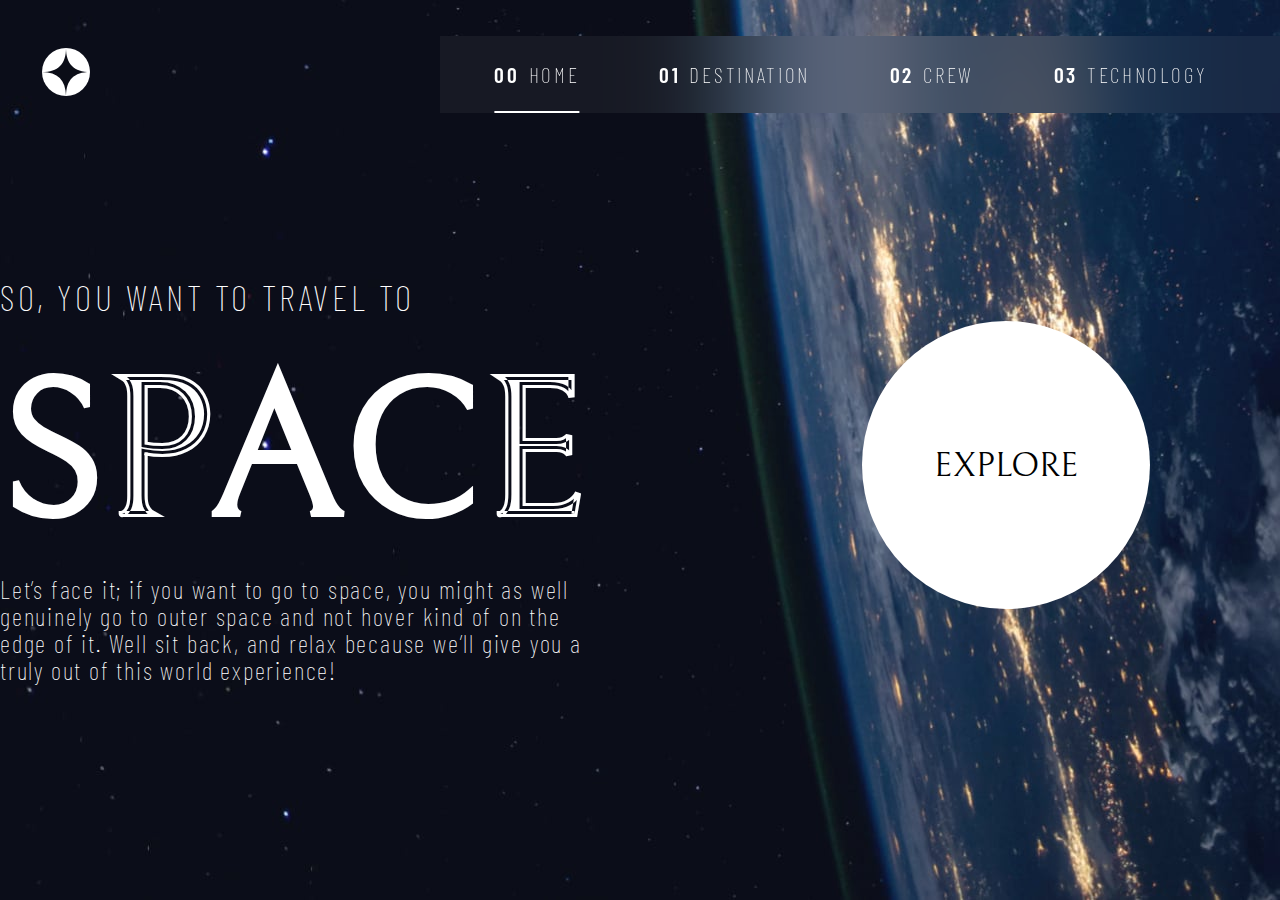
<file: index.html>
<!DOCTYPE html>
<html lang="en">
<head>
  <meta charset="UTF-8">
  <meta name="viewport" content="width=device-width, initial-scale=1.0">
  <link rel="stylesheet" href="index.css">
  
  <link rel="stylesheet" href="navbar.css">
  <link rel="stylesheet" href="responsive.css">
  
  <link rel="preconnect" href="https://fonts.googleapis.com">
  <link rel="preconnect" href="https://fonts.gstatic.com" crossorigin>
  <link href="https://fonts.googleapis.com/css2?family=Bellefair&display=swap" rel="stylesheet">
  <link href="https://fonts.googleapis.com/css2?family=Barlow+Condensed:ital,wght@0,100;0,200;0,300;0,400;0,500;0,600;0,700;0,800;0,900;1,100;1,200;1,300;1,400;1,500;1,600;1,700;1,800;1,900&family=Big+Shoulders+Display:wght@100..900&family=Lexend+Deca:wght@100..900&family=Lexend:wght@100..900&display=swap" rel="stylesheet">
  <script src="https://code.jquery.com/jquery-3.7.1.min.js" integrity="sha256-/JqT3SQfawRcv/BIHPThkBvs0OEvtFFmqPF/lYI/Cxo=" crossorigin="anonymous"></script>
  <script src="script.js"></script>

 
  
  <title>Frontend Mentor | Space tourism website</title>
</head>
<body>

  <div class="overlay"></div>
  <div class="top-wrapper">
    <div class="nav-container">
      <div class="logo-container">
       <div class="logo"><a href="index.html"><img src="assets/shared/logo.svg" alt=""></a></div>
       <div class="vertical-divider"></div>
      </div>
   
      <nav>
      <div class="close"><img src="assets/shared/icon-close.svg" alt=""></div>
      <div class="menu-link menu-link-active"><a href="index.html"><span class="bold">00</span> HOME</a></div>
      <div class="menu-link"><a href="destination.html"><span class="bold">01</span> DESTINATION</a></div>
      <div class="menu-link"><a href="crew.html"><span class="bold">02</span> CREW</a></div>
      <div class="menu-link"><a href="technology.html"><span class="bold">03</span> TECHNOLOGY</a></div>
      </nav>
      <div class="burger"><img src="assets/shared/icon-hamburger.svg" alt=""></div>
      
   </div>
  </div>
  <main>
    <div class="content-container">

    </div>
    <div class="big-wrapper">
      <div class="smaller-wrapper">
        <div class="text-container">
          <h3>SO, YOU WANT TO TRAVEL TO</h3>
          <h1>SPACE</h1>
          <p>Let’s face it; if you want to go to space, you might as well genuinely  go to outer space and not hover kind of on the edge of it. Well sit back,  and relax because we’ll give you a truly out of this world experience!</p>
        </div>
        <div class="round-button"><a href="destination.html">EXPLORE</a></div>
      </div>
    </div>
  </main>



</body>
</html>
</file>
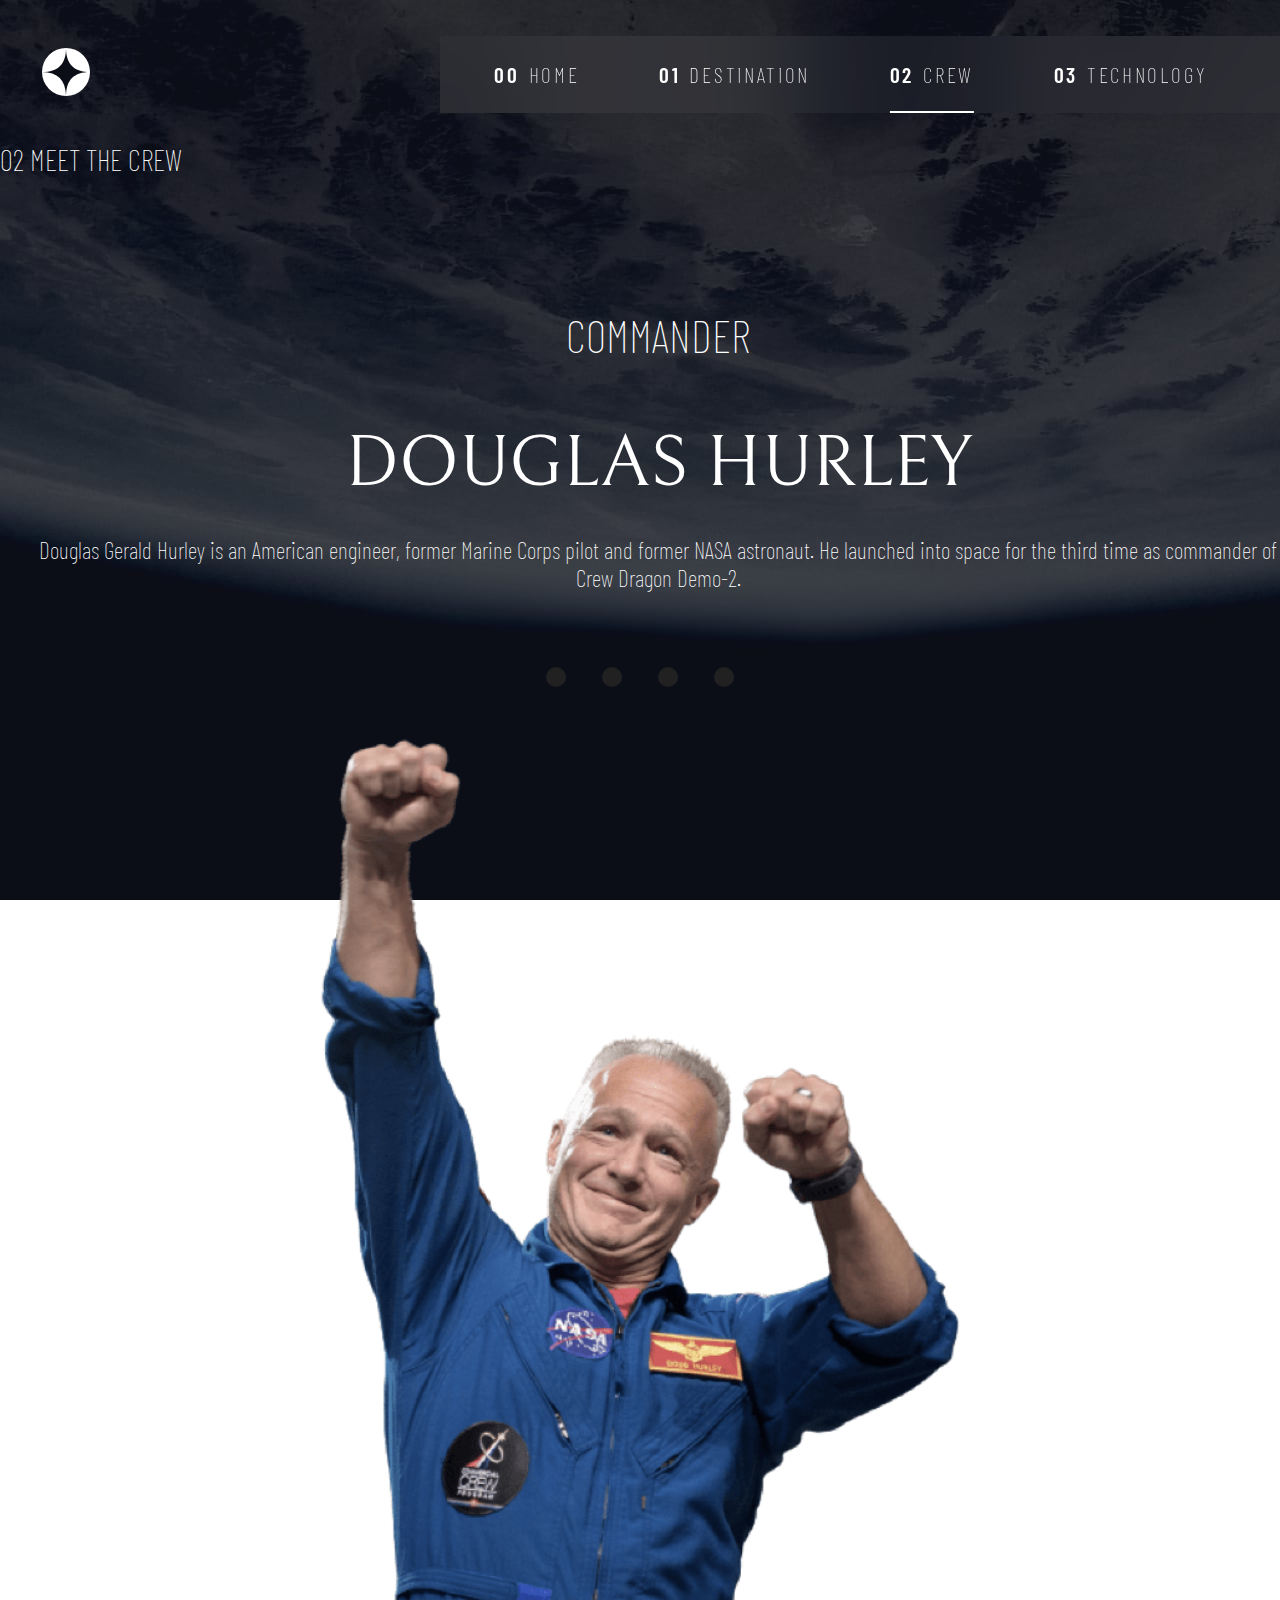
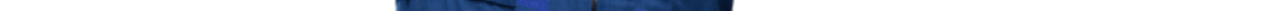
<file: crew.html>
<!DOCTYPE html>
<html lang="en">
<head>
    <meta charset="UTF-8">
    <meta name="viewport" content="width=device-width, initial-scale=1.0">
    <title>Document</title>
    <link rel="stylesheet" href="navbar.css">
    <link rel="stylesheet" href="crew.css">
    <link rel="stylesheet" href="responsive.css">
    <link rel="preconnect" href="https://fonts.googleapis.com">
  <link rel="preconnect" href="https://fonts.gstatic.com" crossorigin>
  <link href="https://fonts.googleapis.com/css2?family=Bellefair&display=swap" rel="stylesheet">
  <link href="https://fonts.googleapis.com/css2?family=Barlow+Condensed:ital,wght@0,100;0,200;0,300;0,400;0,500;0,600;0,700;0,800;0,900;1,100;1,200;1,300;1,400;1,500;1,600;1,700;1,800;1,900&family=Big+Shoulders+Display:wght@100..900&family=Lexend+Deca:wght@100..900&family=Lexend:wght@100..900&display=swap" rel="stylesheet">
  <script src="https://code.jquery.com/jquery-3.7.1.min.js" integrity="sha256-/JqT3SQfawRcv/BIHPThkBvs0OEvtFFmqPF/lYI/Cxo=" crossorigin="anonymous"></script>
  <script src="script.js"></script>
    
</head>
<body>
   <div class="overlay"></div>
    <div class="top-wrapper">
        <div class="nav-container">
          <div class="logo-container">
           <div class="logo"><a href="index.html"><img src="assets/shared/logo.svg" alt=""></a></div>
           <div class="vertical-divider"></div>
          </div>
       
          <nav>
          <div class="close"><img src="assets/shared/icon-close.svg" alt=""></div>
          <div class="menu-link "><a href="index.html"><span class="bold">00</span> HOME</a></div>
          <div class="menu-link"><a href="destination.html"><span class="bold">01</span> DESTINATION</a></div>
          <div class="menu-link menu-link-active"><a href="crew.html"><span class="bold">02</span> CREW</a></div>
          <div class="menu-link"><a href="technology.html"><span class="bold">03</span> TECHNOLOGY</a></div>
          </nav>
          <div class="burger"><img src="assets/shared/icon-hamburger.svg" alt=""></div>
       </div>
      </div>
      <main>
        <div class="destinations-wrapper ">
          <h3>02 MEET THE CREW</h3>
          <div class="crews-container">
            <div class="crew-image-container global-container"><img class="crew-image" src="assets/crew/image-douglas-hurley.png" alt="" class="crew-image"></div>
            <div class="crew-details-container">
              <ul>
                <li><div class="options" data-value="Douglas Hurley"></div></li>
                <li><div class="options"  data-value="Mark Shuttleworth"></div></li>
                <li><div class="options" data-value="Victor Glover"></div></li>
                <li><div class="options" data-value="Anousheh Ansari"></div></li>
              </ul>
              <div class="description-container">
                <h4 class="crew-role">COMMANDER</h4>
                <h1 class="crew-name">DOUGLAS HURLEY</h1>
                <p class="crew-description">Douglas Gerald Hurley is an American engineer, former Marine Corps pilot and former NASA astronaut.
                   He launched into space for the third time as commander of Crew Dragon Demo-2.</p>
                
                
              </div>
            </div>
          </div>
        </div>
      </main>
    
</body>
</html>
</file>
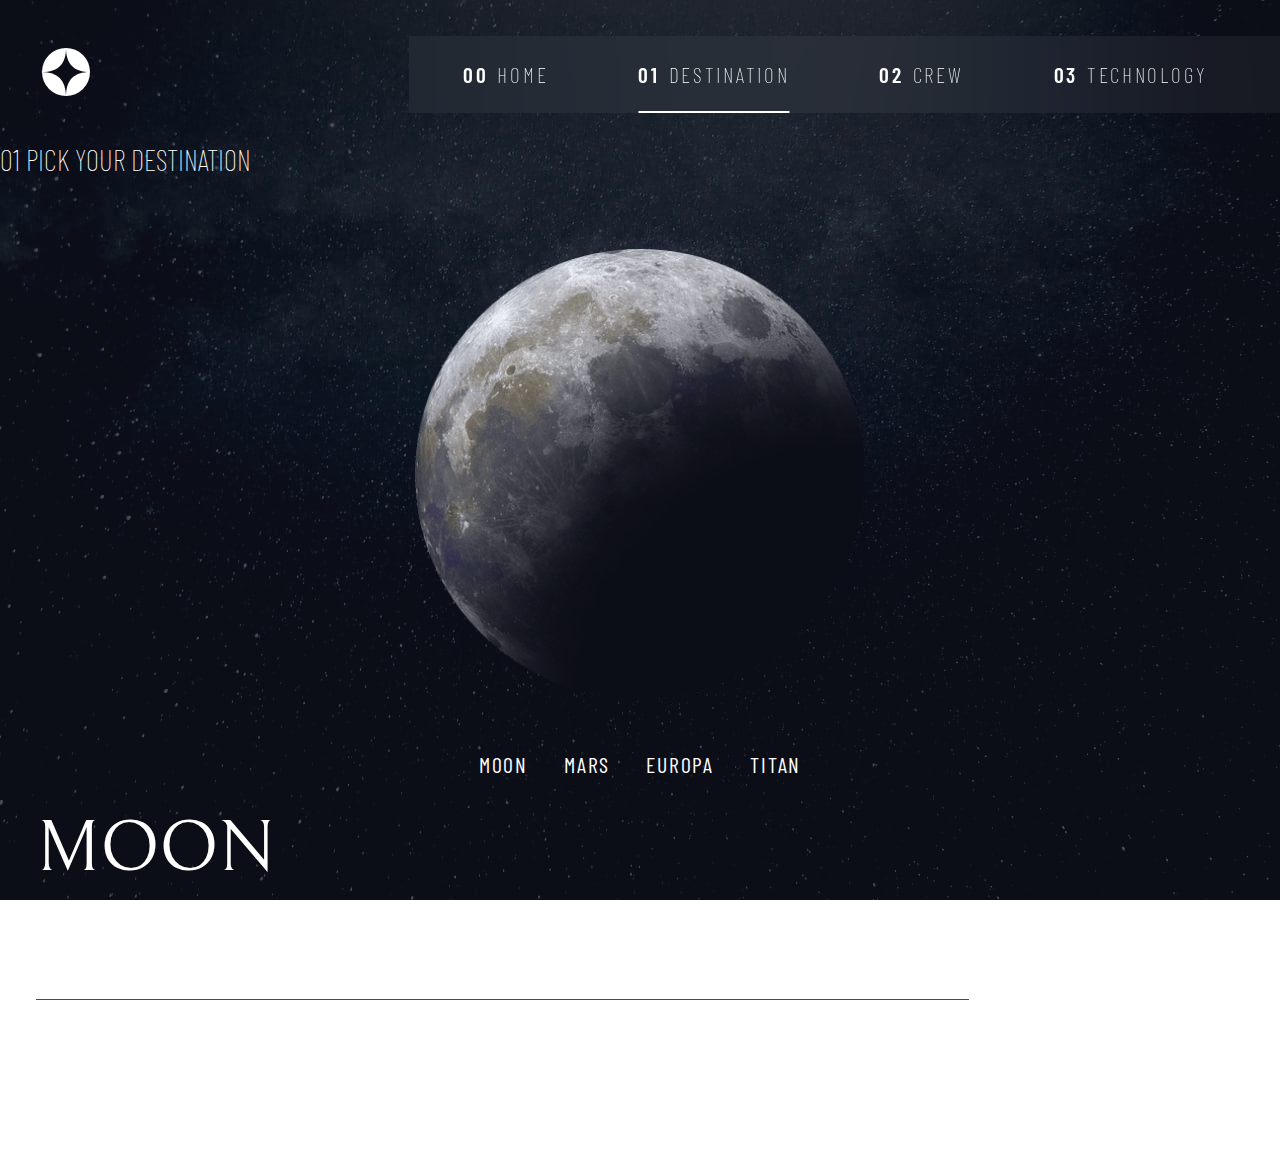
<file: destination.html>
<!DOCTYPE html>
<html lang="en">
<head>
  <meta charset="UTF-8">
  <meta name="viewport" content="width=device-width, initial-scale=1.0">

  
  <link rel="stylesheet" href="destinations.css">
  <link rel="stylesheet" href="responsive.css">
  <title>Frontend Mentor | Space tourism website</title>
  <link href="https://fonts.googleapis.com/css2?family=Bellefair&display=swap" rel="stylesheet">
  <link href="https://fonts.googleapis.com/css2?family=Barlow+Condensed:ital,wght@0,100;0,200;0,300;0,400;0,500;0,600;0,700;0,800;0,900;1,100;1,200;1,300;1,400;1,500;1,600;1,700;1,800;1,900&family=Big+Shoulders+Display:wght@100..900&family=Lexend+Deca:wght@100..900&family=Lexend:wght@100..900&display=swap" rel="stylesheet">
  <script src="https://code.jquery.com/jquery-3.7.1.min.js" integrity="sha256-/JqT3SQfawRcv/BIHPThkBvs0OEvtFFmqPF/lYI/Cxo=" crossorigin="anonymous"></script>
  <script src="script.js"></script>

</head>
<body>
  <div class="overlay"></div>
  <div class="top-wrapper">
    <div class="nav-container">
      <div class="logo-container">
       <div class="logo"><a href="index.html"><img src="assets/shared/logo.svg" alt=""></a></div>
       <div class="vertical-divider"></div>
      </div>
   
      <nav>
      <div class="close"><img src="assets/shared/icon-close.svg" alt=""></div>
      <div class="menu-link"><a href="index.html"><span class="bold">00</span> HOME</a></div>
      <div class="menu-link menu-link-active"><a href="destination.html"><span class="bold">01</span> DESTINATION</a></div>
      <div class="menu-link"><a href="crew.html"><span class="bold">02</span> CREW</a></div>
      <div class="menu-link"><a href="technology.html"><span class="bold">03</span> TECHNOLOGY</a></div>
      </nav>
      <div class="burger"><img src="assets/shared/icon-hamburger.svg" alt=""></div>
   </div>
  </div>
  <main>
    <div class="destinations-wrapper destinations-wrapper active">
      <h3>01 PICK YOUR DESTINATION</h3>
      <div class="destinations-container">
        <div class="planet-image-container"><img src="assets/destination/image-moon.png" alt="" class="planet-image"></div>
        <div class="planet-details-container">
          <ul>
            <li><a href="" class="planets" data-value="Moon">MOON</a></li>
            <li><a href="" class="planets" data-value="Mars">MARS</a></li>
            <li><a href="" class="planets" data-value="Europa">EUROPA</a></li>
            <li><a href="" class="planets" data-value="Titan">TITAN</a></li>
          </ul>
          <div class="description-container global-container">
            <h1 class="planet-name">MOON</h1>
            <p class="planet-description">See our planet as you’ve never seen it before.
               A perfect relaxing trip away to help regain perspective and come back refreshed.
                While you’re there, take in some history by visiting the Luna 2 and Apollo 11 landing sites.</p>
            <div class="small-divider"></div>
            <div class="info">
              <div class="distance">
                <h4> AVG. DISTANCE</h4>
                <h2 class="planet-distance">384,400 km</h2>

              </div>
              <div class="travel-time">
                <h4>EST. TRAVEL TIME</h4>
                <h2 class="planet-travel">3 days</h2>

              </div>
            </div>
          </div>
        </div>
      </div>
    </div>
  </main>

</body>
</html>
</file>
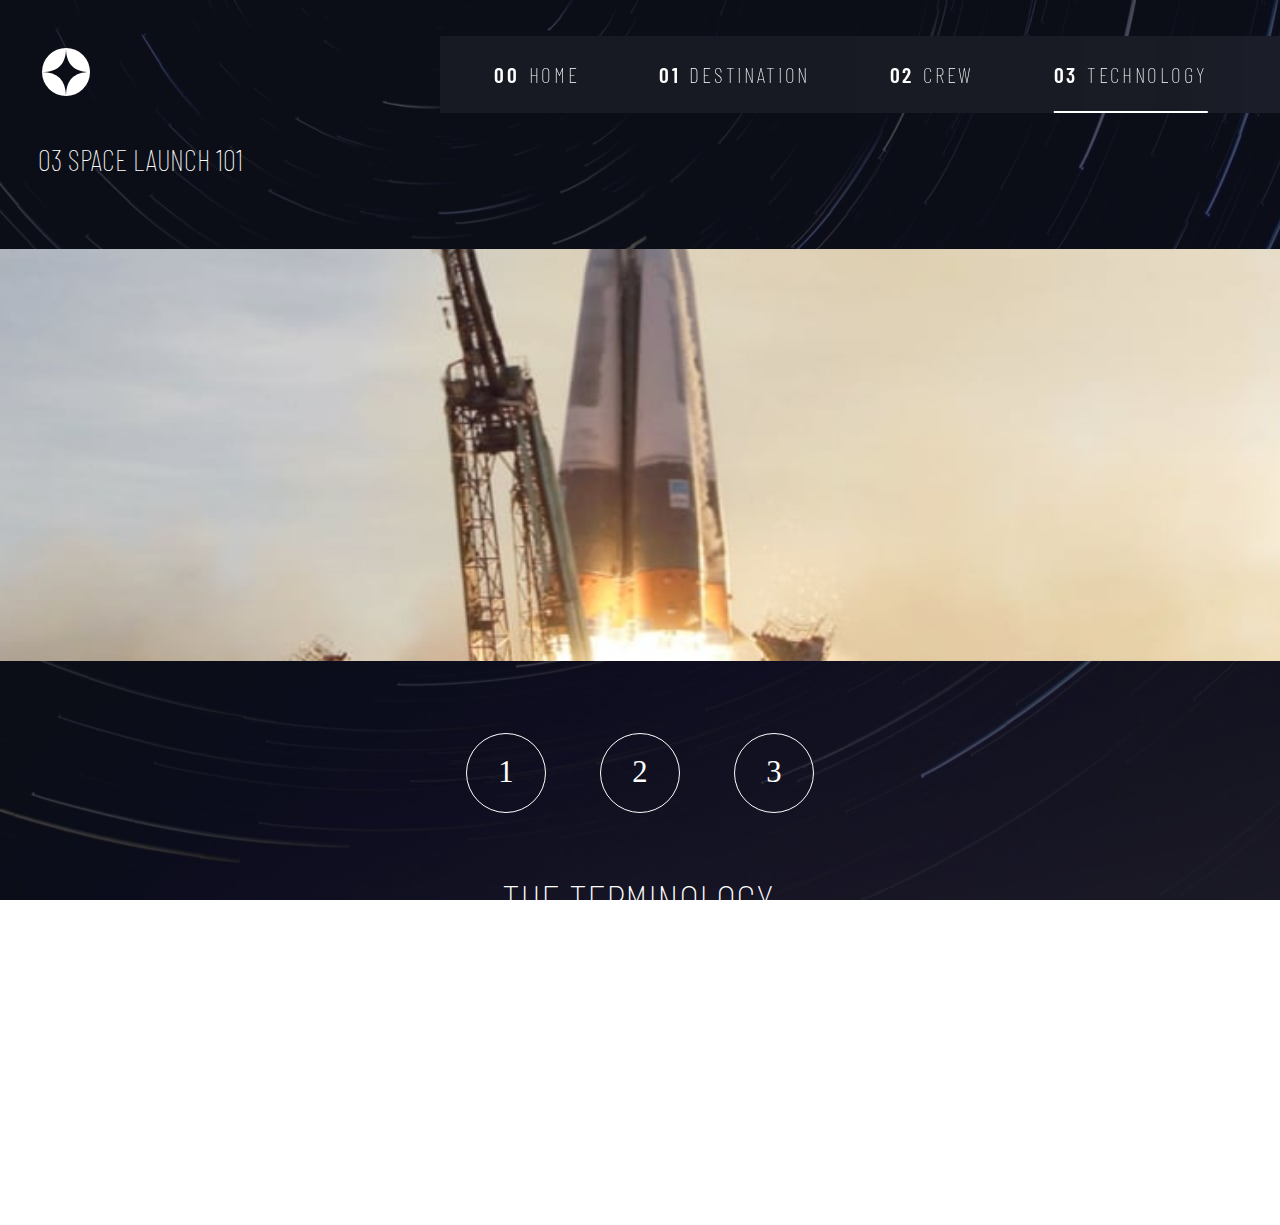
<file: technology.html>
<!DOCTYPE html>
<html lang="en">
<head>
    <meta charset="UTF-8">
    <meta name="viewport" content="width=device-width, initial-scale=1.0">
    <title>Document</title>
    <link rel="stylesheet" href="navbar.css">
    <link rel="stylesheet" href="technology.css">
    <link rel="stylesheet" href="responsive.css">
    <link rel="preconnect" href="https://fonts.googleapis.com">
    <link rel="preconnect" href="https://fonts.gstatic.com" crossorigin>
    <link href="https://fonts.googleapis.com/css2?family=Bellefair&display=swap" rel="stylesheet">
    <link href="https://fonts.googleapis.com/css2?family=Barlow+Condensed:ital,wght@0,100;0,200;0,300;0,400;0,500;0,600;0,700;0,800;0,900;1,100;1,200;1,300;1,400;1,500;1,600;1,700;1,800;1,900&family=Big+Shoulders+Display:wght@100..900&family=Lexend+Deca:wght@100..900&family=Lexend:wght@100..900&display=swap" rel="stylesheet">
    <script src="https://code.jquery.com/jquery-3.7.1.min.js" integrity="sha256-/JqT3SQfawRcv/BIHPThkBvs0OEvtFFmqPF/lYI/Cxo=" crossorigin="anonymous"></script>
    <script src="script.js"></script>
    
</head>
<body>
    <div class="overlay"></div>
    <div class="top-wrapper">
        <div class="nav-container">
          <div class="logo-container">
           <div class="logo"><a href="index.html"><img src="assets/shared/logo.svg" alt=""></a></div>
           <div class="vertical-divider"></div>
          </div>
       
          <nav>
        <div class="close"><img src="assets/shared/icon-close.svg" alt=""></div>
          <div class="menu-link "><a href="index.html"><span class="bold">00</span> HOME</a></div>
          <div class="menu-link"><a href="destination.html"><span class="bold">01</span> DESTINATION</a></div>
          <div class="menu-link"><a href="crew.html"><span class="bold">02</span> CREW</a></div>
          <div class="menu-link menu-link-active"><a href="technology.html"><span class="bold">03</span> TECHNOLOGY</a></div>
          </nav>
          <div class="burger"><img src="assets/shared/icon-hamburger.svg" alt=""></div>
       </div>
      </div>
      <main>
        <div class="destinations-wrapper global-wrapper">
          <h3>03 SPACE LAUNCH 101</h3>
          
          <div class="technology-container">
            <div class="tri-options">
            <div class="choices" data-value="Launch Vehicle">1</div>
            <div class="choices" data-value="Spaceport">2</div>
            <div class="choices" data-value="Space Capsule">3</div>
          </div>
            <div class="technology-image-container "><img class="portrait" src="assets/technology/image-launch-vehicle-portrait.jpg" alt="" class="technology-image">
            <img class="landscape" src="assets/technology/image-launch-vehicle-landscape.jpg" alt=""></div>
            <div class="technology-details-container">
              
              <div class="description-container">
                <h4 class="technology-role">THE TERMINOLOGY. . . </h4>
                <h1 class="technology-name">LAUNCH VEHICLE</h1>
                <p class="technology-description">A launch vehicle or carrier rocket is a rocket-propelled vehicle used to carry a payload from Earth's surface to space, usually to Earth orbit or beyond. Our WEB-X carrier rocket is the most powerful in operation.
                   Standing 150 metres tall, it's quite an awe-inspiring sight on the launch pad!</p>
                
                
              </div>
            </div>
          </div>
        </div>
      </main>
    
</body>
</html>
</file>
<file: index.css>
html, body {
    
    background-image: url(assets/home/background-home-desktop.jpg);
    background-attachment: fixed;
    -webkit-background-size: cover;
    -moz-background-size: cover;
    -o-background-size: cover;
    background-size: cover;
    margin: 0;
    padding: 0;
    font-size: 18px;
    background-size: cover;
    background-position: center;
    transition: background-image 0.5s ease-in-out;
}
*:not {
    box-sizing: border-box;
    
    
}
.overlay {
    position: fixed;
    top: 0;
    left: 0;
    width: 100%;
    height: 100vh;
    background: rgba(0, 0, 0, 0.5); /* Dark semi-transparent background */
    display: none; /* Initially hidden */
    z-index: 1000000; /* Behind the navbar but above other content */
  }
.top-wrapper {
    margin:2rem 0 0 0 ;
    width: 100%;
    position: sticky;
    z-index: 10000;
    left:0;
    top: 2rem;
}
.nav-container {
    display: flex;
    

    
    
}
.logo-container {
    
    display: flex;
    align-items: center;
    gap: 5vw;
    margin-left: 3rem;
    height: auto;
    position: relative;
    left: 3vw;
    flex: 1;
    
    
    
}
.vertical-divider {
    
    
    z-index: 10;
    border: none;
    height: 1px;
    width:38vw;
    background-color:rgba(151,151,151,100%);
   
    
    
}
nav  {
    
    display: flex;
    
    background-color: rgba(255,255,255,5%);
    backdrop-filter: blur(50px);
    justify-content: center;
    flex: 1;
    
    gap: 2rem;
    height: clamp(5vw,6vw,8vw);
    padding-right: 4rem;
    width: auto;
    
    
   
    
}
.bold {
    font-weight: 600;
    color: white;
}
nav a {
    text-decoration: none;
    color: #ffffff;
    font-family: "Barlow Condensed", sans-serif;
    font-size: 1.2rem;
    font-weight: 100;
    gap: .5rem;
    
    margin: 0;
    letter-spacing: .15rem;
    display: inline-flex;
    position: relative;
    width: 100%;
    height: 100%;
    text-align: center;
    
    align-items: center;
    justify-content: center;
    
}

.menu-link {
    display: flex;
    width: auto;
    height: 100%;
    align-items: center;
    position: relative;
    border-bottom:none;
   
    margin-left: 3rem;
    justify-content: center;
    cursor: pointer;
   

}
.menu-link::after, .menu-link-active::after {
    content: '';
    position: absolute;
    bottom: 0; 
    left: 50%; 
    transform: translateX(-50%) scaleX(0);
    transform-origin: center; 
    width: 100%; 
    height: 2px; 
    background-color: #ffffff; 
    transition: transform 0.3s ease-in-out; 
}

.menu-link-active::after {

    transform: translateX(-50%) scaleX(1);

}

.menu-link:hover::after {
    transform: translateX(-50%) scaleX(1); 
}

.burger {
    display: none;
    align-self: center;
}
.close {
    display: none;
}
main {
    margin:0;
    padding:0 6rem 2.5rem 14rem;
    display: flex;
    max-width: 2160px;
    justify-self: center;
    align-self: center;

}
.big-wrapper {
    width: auto;
    display: flex;
    justify-content: flex-end;
    padding-top: 7rem;
    
    
}
.smaller-wrapper {
    display: flex;
    
    
    width: 100%;
    
}
.text-container {
    color: white;
    flex:1;
    flex-shrink:1;
    
    
}
 main h3 {
    font-family: "Barlow Condensed";
    font-weight: 100;
    letter-spacing: .2rem;
    font-size: 2rem;
    margin-bottom: -6rem;
}
main h1 {
    font-family: "Bellefair", sans-serif;
    font-size: 11rem;
}
main p {
    font-weight:100;
    font-family: "Barlow Condensed" , serif;
    font-size: 1.4rem;
    margin-top: -7rem;
    line-height: 1.5rem;
    letter-spacing: .1rem;
    word-wrap: break-word;
    overflow-wrap: break-word;
    

}
.round-button {
    flex:1;
    width: auto;
    height: auto;
    display: flex;
    align-items: center;
    justify-content: center;
    margin-left: 30vw;
    margin-bottom: 3rem;
    align-items: end;
    
}
.round-button a {
    display: flex;
    background-color: white;
    color: black;
    align-items: center;
    justify-content: center;
    height: 16rem;
    width: 16rem;
    padding: 2rem;
    border-radius: 50%;
    text-decoration: none;
    font-family:  "Bellefair", serif;
    font-size: 1.9rem;
   
}
.round-button a:focus {
    
    outline: 30px solid rgba(129, 126, 126,80%);
    
    
    
    
}
</file>
<file: navbar.css>
* {
    box-sizing: border-box;
    
    
}
.top-wrapper {
    margin:2rem 0 0 0 ;
    width: 100%;
    position: sticky;
    z-index: 10000;
    left:0;
    top: 2rem;
}
.nav-container {
    display: flex;
    

    
    
}
.logo-container {
    
    display: flex;
    align-items: center;
    gap: 5vw;
    margin-left: 3rem;
    height: auto;
    position: relative;
    left: 3vw;
    flex: 1;
    
    
    
}
.vertical-divider {
    
    
    z-index: 10;
    border: none;
    height: 1px;
    width: clamp(530px,39vw,40vw);
    background-color:rgba(151,151,151,100%);
   
    
    
}
nav  {
    
    display: flex;
    
    background-color: rgba(255,255,255,5%);
    backdrop-filter: blur(50px);
    justify-content: center;
    flex: 1;
    
    gap: 2vw;
    height: clamp(5vw,6vw,8vw);
    padding-right: 4rem;
    flex-shrink: 2;
    
    
    
    
   
    
}
.bold {
    font-weight: 600;
    color: white;
}
nav a {
    text-decoration: none;
    color: #ffffff;
    font-family: "Barlow Condensed", sans-serif;
    font-size: 1.2rem;
    font-weight: 100;
    gap: .5rem;
    
    margin: 0;
    letter-spacing: .15rem;
    display: inline-flex;
    position: relative;
    width: 100%;
    height: 100%;
    text-align: center;
    
    align-items: center;
    justify-content: center;
    
}

.menu-link {
    display: flex;
    width: auto;
    height: 100%;
    align-items: center;
    position: relative;
    border-bottom:none;
   
    margin-left: 3rem;
    justify-content: center;
    cursor: pointer;
   

}
.menu-link::after, .menu-link-active::after {
    content: '';
    position: absolute;
    bottom: 0; 
    left: 50%; 
    transform: translateX(-50%) scaleX(0);
    transform-origin: center; 
    width: 100%; 
    height: 2px; 
    background-color: #ffffff; 
    transition: transform 0.3s ease-in-out; 
}

.menu-link-active::after {

    transform: translateX(-50%) scaleX(1);

}

.menu-link:hover::after {
    transform: translateX(-50%) scaleX(1); 
}

.burger {
    display: none;
    align-self: center;
}
</file>
<file: responsive.css>
.white {
    background-color: white;
}
.underline{
    text-decoration: underline;
}

.overlay {
    position: fixed;
    top: 0;
    left: 0;
    width: 100%;
    height: 100vh;
    background: rgba(0, 0, 0, 0.5); /* Dark semi-transparent background */
    display: none; /* Initially hidden */
    z-index: 9; /* Behind the navbar but above other content */
  }
  .close {
    display: none;
}
@media screen and (max-width:1670px) {
         .vertical-divider {
            width: 35vw;
         }
}
@media screen and (max-width:1601px) {
    main {
        padding: 0 0 0 0;
    }
    .global-wrapper {
       
    }
    .global-wrapper h3 {
        padding-left: 10vw;
        
        
        
        
    }
    .tri-options {
        flex-direction: row;
        justify-content: center;
        order:2;
        gap: 3rem;
        margin: 0;
    }
    .technology-container {
        flex-direction: column;
        
        margin: 0;
        padding: 0;
        justify-content: center;
        align-items: center;
    }
    .technology-image-container {
        order:1;
        display: flex;
        justify-content: center;
        width: 114vw;
        min-height: 250px;
        
        
    }
    
    .portrait {
        display: none;
    }
    .landscape {
        display:block;
        height: 100%;
        width: 100%;
        object-fit: cover;
    }
    .technology-details-container {
        order:3;
        width: 80%;
        text-align: center;
    }
     body {
        overflow-x: hidden;
     }
    .vertical-divider {
        display: none;
    }
    .crews-container {
        display: flex;
        flex-direction: column;
    }
    .crew-details-container {
        display: flex;
        flex-direction: column;
        justify-content: center;
        align-items: center;
        text-align: center;
        flex-shrink: 1;
    }
    .crew
    
    html,body {
       
        object-fit: cover;
        background-attachment: fixed;
        font-size: 16px;
    }
    .round-button {
        margin-top: 2rem;
        margin-left: 8rem;
    }
    .smaller-wrapper {
        flex-wrap: wrap;
        justify-content: center;
        align-items: center;
    }
    .logo-container {
        margin-left: .2rem;
    }
    .destinations-container {
        display: flex;
        flex-direction: column;
    }
    .planet-image-container {
        justify-content: center;
        display: flex;
    }
    .planet-details-container {
        position: relative;
        justify-content: center;
        display: flex;
        flex-direction: column;
        align-items: center;
    }
    .planet-details-container ul {
       margin-right: auto;
    }
   .description-container{
    padding-left: 2rem;
   }

}


@media screen and (max-width:894px) {
    html,body {
        font-size: 1px;
    }
    
  
    
    
    nav {
        z-index: 10000;
        display:flex;
        flex-direction: column;
        position:fixed;
        justify-content: flex-start;
        top:0;
        right:-100%;
        height: 121vw;
        margin-top: 0;
        padding: 0;
        padding-top: 100px;
        padding-left: 2rem;
        width: 50vw;
        min-width: 300px;
        min-height: 100%;
        
    }
    .menu-link {
        
       height: 40px;
       padding: 10px 20px;
       margin: 0;
       width:100%;
       position: relative;
       display: flex;
       
      
       
    }
    
    .menu-link a {
        margin-right: auto;
        width: 100%;
        text-align: left;
        display: flex;
        justify-content: flex-start;
        align-items: center;
    }
    .menu-link::after, .menu-link-active::after {
        content: '';
        position: absolute;
        left: 99%; 
        top: 50%; 
        transform: translateY(-50%) scaleY(0);
        transform-origin: center;
        width: 2px; 
        height: 100%; 
        background-color: #ffffff; 
        transition: transform 0.3s ease-in-out;
    }

    .menu-link-active::after {
        transform: translateY(-50%) scaleY(1); 
    }

    .menu-link:hover::after {
        transform: translateY(-50%) scaleY(1); 
    }
    .close {
        display:block;
        position: absolute;
        top: 1rem;
        right:1rem;
        cursor: pointer;
    }

 

    .burger {
        display: block;
        position: absolute;
        padding: 0;
        margin: 0;
        right:1rem;
        top:1rem;
        
        cursor: pointer;
        
    }
    
    .logo-container {
        margin-left: .2rem;
    }
    html,body {
        
        object-fit: cover;
        background-attachment: fixed;
        font-size: 14px;
    }
    .text-container{
        width: 350px;
        
    }
    .text-container h3 {
        margin-bottom: -3rem;
    }
    .text-container p {
        margin-top: -4rem;
    }
    .text-container h1 {
        font-size: 8rem;
       
    }
    .smaller-wrapper {
        flex-direction: column;
        justify-content: center;
        align-items: center;
    }
    .round-button {
        margin: 2rem 0 0 0 ;
    }
    main {
        justify-content: center;
        padding: 0;
    }
}
</file>
<file: crew.css>
html, body {
    
    background-image: url(assets/crew/background-crew-desktop.jpg);
    background-attachment: fixed;
    -webkit-background-size: cover;
    -moz-background-size: cover;
    -o-background-size: cover;
    background-size: cover;
    margin: 0;
    padding: 0;
    font-size: 18px;
    background-size: cover;
    background-position: center;
    transition: background-image 0.5s ease-in-out;
}
* {
    box-sizing: border-box;
    }
    main {
        margin:0;
        padding:0 6rem 2.5rem 14rem;
        display: flex;
        max-width: 2160px;
        justify-self: center;
        align-self: center;
    }
    .destinations-wrapper {
        display: flex;
        flex-direction: column;
        gap: 5rem;
        
        
        
        margin: 0;
        
        width: auto;
    
    }
    .destinations-wrapper h3 {
        
        color: white;
        font-family: "Barlow Condensed",serif;
        font-weight: 100;
        font-size: 1.6rem;
        margin-bottom: -1rem;
    }
    .crews-container {
        display: flex;
        gap: 0;
        
        
        
    
    }
    .crew-image-container {
        flex:1;
        order: 2;
        justify-content: center;
        display: flex;
        align-items: center;
        
        
    }
    .crew-image-container img {
        width: 50%;
        height: auto;
        justify-self: flex-start;
    }
    .crew-details-container {
        width: auto;
        flex:1;
        
        order:1;
        display: flex;
        flex-direction: column;
        
        
    }
    .crew-details-container ul {
        order: 3;
        list-style-type:none;
        display: flex;
        gap: 2rem;
        padding: 2rem 0 2rem 0;
        
    }
    
  
    .crew-details-container h4 {
        font-family: "Barlow Condensed",serif;
        font-weight:100 ;
        color: white;
        font-size: 2.5rem;
    }
    .crew-details-container h1 {
        text-transform: uppercase;
        font-family: "Bellefair",serif;
        color: white;
        font-size: 4rem;
        font-weight: 300;
        order:1;
    }
    .crew-details-container p {
        
        color: white;
        font-family:"Barlow Condensed",serif;
        font-weight: 100;
        font-size: 1.3rem;
        margin-top: -1rem;
    
        
    
    }

    .options {
        width: 20px;
        height: 20px;
        background-color: rgb(34, 33, 33);
        border-radius: 50%;
        cursor: pointer;
        transition: .1s ease;
    }
    .options:hover {
        background-color: white !important;
    }
</file>
<file: destinations.css>
html, body {
    
    background-image: url(assets/destination/background-destination-desktop.jpg);
    background-attachment: fixed;
    -webkit-background-size: cover;
    -moz-background-size: cover;
    -o-background-size: cover;
    background-size: cover;
    margin: 0;
    padding: 0;
    font-size: 18px;
    background-size: cover;
    background-position: center;
    transition: background-image 0.5s ease-in-out;
}
* {
    box-sizing: border-box;
    
    
}
.top-wrapper {
    margin:2rem 0 0 0 ;
    width: 100%;
    position: sticky;
    z-index: 10000;
    left:0;
    top: 2rem;
}
.nav-container {
    display: flex;
    

    
    
}
.logo-container {
    
    display: flex;
    align-items: center;
    gap: 5vw;
    margin-left: 3rem;
    height: auto;
    position: relative;
    left: 3vw;
    flex: 1;
    
    
    
}
.vertical-divider {
    
    
    z-index: 10;
    border: none;
    height: 1px;
    width:38vw;
    background-color:rgba(151,151,151,100%);
   
    
    
}
nav  {
    
    display: flex;
    
    background-color: rgba(255,255,255,5%);
    backdrop-filter: blur(50px);
    justify-content: center;
    flex: 1;
    
    gap: 2rem;
    height: clamp(5vw,6vw,6vw);
    padding-right: 4rem;
    width: auto;

    
}
.bold {
    font-weight: 600;
    color: white;
}
nav a {
    text-decoration: none;
    color: #ffffff;
    font-family: "Barlow Condensed", sans-serif;
    font-size: 1.2rem;
    font-weight: 100;
    gap: .5rem;
    
    margin: 0;
    letter-spacing: .15rem;
    display: inline-flex;
    position: relative;
    width: 100%;
    height: 100%;
    text-align: center;
    
    align-items: center;
    justify-content: center;
    
}

.menu-link {
    display: flex;
    width: auto;
    height: 100%;
    align-items: center;
    position: relative;
    
   
    margin-left: 3rem;
    justify-content: center;
    cursor: pointer;
   

}
.menu-link::after, .menu-link-active::after {
    content: '';
    position: absolute;
    bottom: 0; 
    left: 50%; 
    transform: translateX(-50%) scaleX(0);
    transform-origin: center; 
    width: 100%; 
    height: 2px; 
    background-color: #ffffff; 
    transition: transform 0.3s ease-in-out; 
}

.menu-link-active::after {

    transform: translateX(-50%) scaleX(1);

}

.menu-link:hover::after {
    transform: translateX(-50%) scaleX(1); 
}


.burger {
    display: none;
    align-self: center;
}

main {
    margin:0;
    padding:0 6rem 2.5rem 14rem;
    display: flex;
    max-width: 2160px;
    justify-self: center;
    align-self: center;
}
.destinations-wrapper {
    display: flex;
    flex-direction: column;
    gap: 5rem;
    
    
    
    margin: 0;
    
    width: auto;

}
.destinations-wrapper h3 {
    
    color: white;
    font-family: "Barlow Condensed",serif;
    font-weight: 100;
    font-size: 1.6rem;
    margin-bottom: -1rem;
}
.destinations-container {
    display: flex;
    gap: 0;
    
    
    

}
.planet-image-container {
    flex:1;
    display: block
    
    
}
.planet-image-container img {
    width: 60%;
    max-width: 450px;
    min-width: 220px;
    height: auto;
}
.planet-details-container {
    width: auto;
    flex:1;
    
    
    
    
}
.destinations-wrapper ul {
    list-style: none;
    display: flex;
    gap: 2rem;
    margin-left: auto;
    padding: 2rem 0 2rem 0;
    margin-bottom: -3rem;
}

.destinations-wrapper a {
    position: relative;
    text-decoration: none;
    color: white;
    font-family: "Barlow Condensed", serif;
    font-size: 1.2rem;
    height: 100%;
    letter-spacing: .1rem;
    
    
}
.destinations-wrapper a::after,.destinations-wrapper a:active::after {
    content: '';
    position: absolute;
    bottom: 0; 
    left: 50%; 
    transform: translateX(-50%) scaleX(0);
    transform-origin: center; 
    width: 100%; 
    height: 2px; 
    background-color: #ffffff; 
    transition: transform 0.3s ease-in-out; 
}
.destinations-wrapper a:hover::after {
    transform: translateX(-50%) scaleX(1);
}
.destinations-wrapper a:active::after {
    transform: translateX(-50%) scaleX(1);
}
.destinations-container {
    transition: 1s ease;
}

.planet-details-container h1 {
    text-transform: uppercase;
    font-family: "Bellefair",serif;
    color: white;
    font-size: 4rem;
    font-weight: 300;
}
.planet-details-container p {
    
    color: white;
    font-family:"Barlow Condensed",serif;
    font-weight: 100;
    font-size: 1.3rem;
    margin-top: -1rem;
    width: 70%;

    

}
.small-divider {
    width: 75%;
    height: 1px;
    background-color: rgb(77, 76, 76);
}

.info {
    display: flex;
    color: white;
    text-align: center;
    gap: 9rem;
    width: 70%;
    justify-content: flex-start;
}
.info h4 {
    font-family: "Barlow Condensed",serif;
    font-weight: 100;
    font-size: 1.5rem;
    letter-spacing: .08rem;
}
.info h2 {
    font-family: "Bellefair",serif;
    font-weight: 200;
    font-size: 1.8rem;
    margin-top: -1rem;
    
}
</file>
<file: technology.css>
html, body {
    
    background-image: url(assets/technology/background-technology-desktop.jpg);
    background-attachment: fixed;
    -webkit-background-size: cover;
    -moz-background-size: cover;
    -o-background-size: cover;
    background-size: cover;
    margin: 0;
    padding: 0;
    font-size: 18px;
    width: 100%;
    background-size: cover;
    background-position: center;
    transition: background-image 0.5s ease-in-out;
    
}



.burger {
    display: none;
    align-self: center;
}

main {
    margin:0;
    padding:0 0 2.5rem 14rem;
    display: flex;
    max-width: 2160px;
    justify-self: center;
    align-self: center;
}
.destinations-wrapper {
    display: flex;
    flex-direction: column;
    gap: 5rem;
    
    
    
    margin: 0;
    
    width: auto;

}
.tri-options {
    order:1;
    display: flex;
    flex-direction: column;
    
    
    margin-right: 4rem;
}
.choices {
    border: 1px solid white;
    background-color:transparent;
    color: white;
    margin-top: 4rem;
    border-radius: 50%;
    width: 80px;
    height: 80px;
    display: flex;
    align-items: center;
    justify-content: center;
    padding: 0;
    font-size: 1.7rem;
    cursor: pointer;
}
.choices:hover {
    background-color: white !important;
    color: black !important;
}


.destinations-wrapper h3 {
    
    color: white;
    font-family: "Barlow Condensed",serif;
    font-weight: 100;
    font-size: 1.6rem;
    margin-bottom: -1rem;
}
.technology-container {
    display: flex;
    gap: 0;
    flex: 1;   

}
.technology-image-container {
    
    order: 2;
    justify-content: flex-end;
    align-items: flex-end;
    display: flex;
    flex: 1;
    
    

}
.landscape {
    display: none;
}
.technology-image-container img {
    width: 90%;
    margin-top: -4rem;
}

.technology-details-container {
    width: auto;
    flex:1;
    
    order:1;
    display: flex;
    flex-direction: column;
    
    
}




.technology-details-container h4 {
    font-family: "Barlow Condensed",serif;
    font-weight:100 ;
    color: white;
    font-size: 2.5rem;
}
.technology-details-container h1 {
    text-transform: uppercase;
    font-family: "Bellefair",serif;
    color: white;
    font-size: 4rem;
    font-weight: 300;
    order:1;
}
.technology-details-container p {
    
    color: white;
    font-family:"Barlow Condensed",serif;
    font-weight: 100;
    font-size: 1.3rem;
    margin-top: -1rem;

    

}
</file>
